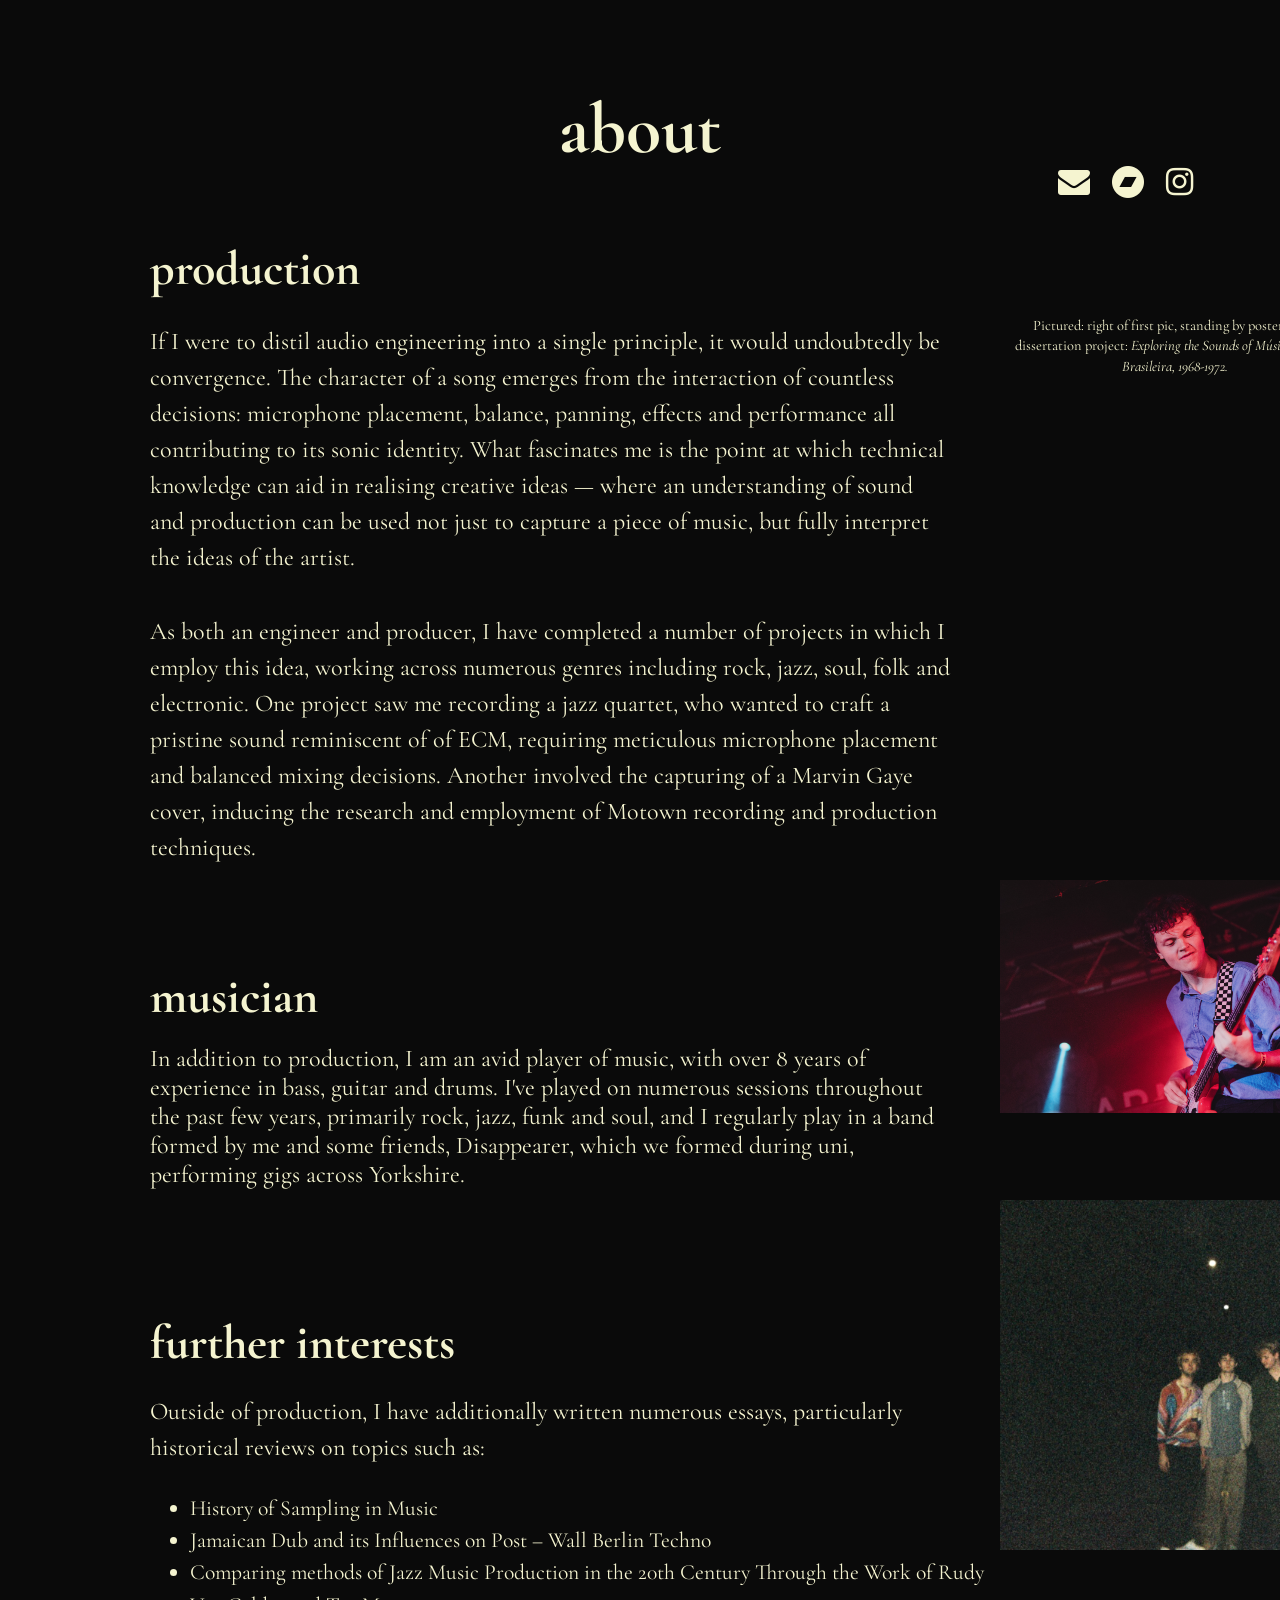
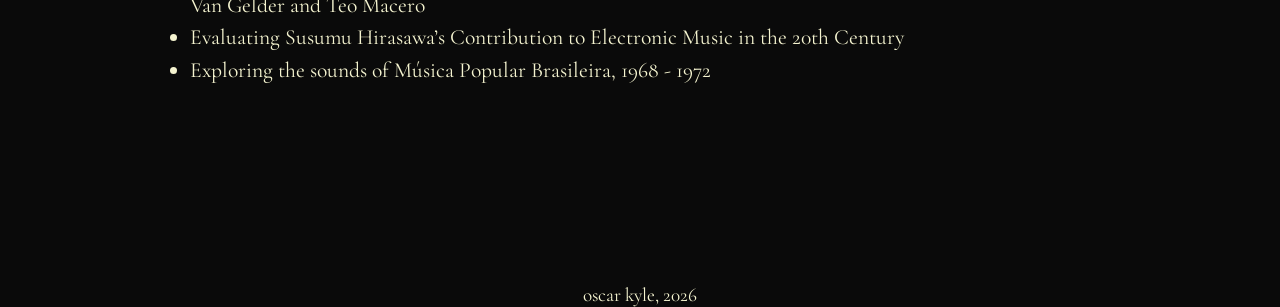
<file: website/index2.html>
<!DOCTYPE html>
<html lang="en">
<head>
<meta name="viewport" content="width=device-width">
  <title>Oscar Kyle</title>
  <link rel="stylesheet" href="https://maxcdn.bootstrapcdn.com/font-awesome/4.7.0/css/font-awesome.min.css" type="text/css" />
  <link rel="stylesheet" type="text/css" href="index2.css">
  <link rel="preconnect" href="https://fonts.googleapis.com">
<link rel="preconnect" href="https://fonts.gstatic.com" crossorigin>
<link href="https://fonts.googleapis.com/css2?family=Cormorant+Garamond:wght@400;500;600;700&display=swap" rel="stylesheet">
</head>

<body>
<section class="hero">
  <h1>about</h1>
  <h2>production</h2>
  <p class="about">
    If I were to distil audio engineering into a single principle, it would undoubtedly be convergence. The character of a song emerges from the interaction of countless decisions: microphone placement, balance, panning, effects and performance all contributing to its sonic identity. What fascinates me is the point at which technical knowledge can aid in realising creative ideas — where an understanding of sound and production can be used not just to capture a piece of music, but fully interpret the ideas of the artist.
  </p>
  <p class= "about2">
    As both an engineer and producer, I have completed a number of projects in which I employ this idea, working across numerous genres including rock, jazz, soul, folk and electronic. One project saw me recording a jazz quartet, who wanted to craft a pristine sound reminiscent of of ECM, requiring meticulous microphone placement and balanced mixing decisions. Another involved the capturing of a Marvin Gaye cover, inducing the research and employment of Motown recording and production techniques. 
   </p>
   
 <header>
    <p>
      <a class="Email" href="mailto:oscarrkyle@gmail.com" target="_blank">
        <i class="fa fa-envelope" aria-hidden="true"></i>
      </a>

      <a class="Bandcamp" href="https://oscarkyle.bandcamp.com" target="_blank">
        <i class="fa fa-bandcamp" aria-hidden="true"></i>
      </a>

      <a class="Insta" href="https://www.instagram.com/oscarkyle_" target="_blank">
        <i class="fa fa-instagram" aria-hidden="true"></i>
      </a>

     <a class="Home" href="file:///Users/oscarkyle/website/index.html"> home </a>
     </a>
    </p>
</section>

<section class="musician-section">
<h3 class="musician">musician</h3>
<p class="musicianinfo">In addition to production, I am an avid player of music, with over 8 years of experience in bass, guitar and drums. I've played on numerous sessions throughout the past few years, primarily rock, jazz, funk and soul, and I regularly play in a band formed by me and some friends, Disappearer, which we formed during uni, performing gigs across Yorkshire.
</p>
<img class="musicianimage" src="assets/images/Fulford10.jpg">
<img class="bandimage" src="assets/images/disappearer.jpg">
<h4 class="furtherinterests">further interests</h4>
<p class= "about3">
 Outside of production, I have additionally written numerous essays, particularly historical reviews on topics such as:
 </p>
 
<ul class= "list">
  <li>History of Sampling in Music</li>
  <li>Jamaican Dub and its Influences on Post – Wall Berlin Techno</li>
  <li>Comparing methods of Jazz Music Production in the 20th Century Through the Work of Rudy Van Gelder and Teo Macero</li>
  <li>Evaluating Susumu Hirasawa’s Contribution to Electronic Music in the 20th Century</li>  
  <li>Exploring the sounds of Música Popular Brasileira, 1968 - 1972</li>
</ul> 
</section>


<div id="instagram-container">

    <blockquote 
        class="instagram-media" 
        data-instgrm-permalink="https://www.instagram.com/p/DaNLasLluZv/"
        data-instgrm-version="14">
    </blockquote>

    <p class="instagram-caption">Pictured: right of first pic, standing by poster of my dissertation project: <i> Exploring the Sounds of Música Popular Brasileira, 1968-1972. </i></p>

</div>

<script async src="https://www.instagram.com/embed.js"></script>  <header>
  </header>
    
  
    <div class="content"> 
        <p class="Bio"></p>
        <p class= "Bio2"></p>
    </div>  
<footer>
oscar kyle, 2026
</footer>
</body>
</html>
</file>
<file: website/index2.css>
body {
    margin: 0;
  text-align: center;
  background-color: rgb(10,10,10);
  color: rgb(245, 244, 208);
  font-family: "Cormorant Garamond", serif;
}

#container {
    width: 60%
    margin: auto;
}

header {
    margin-top: -6%;
    color: white;
}

header p {
    font-size: 200%;
    position: absolute;
    right: 200px;
    text-align: right;
        
}

.Email {
  position: relative;
  left: 30%;  
  color: rgb(245, 244, 208);
}

.Bandcamp {
    position: absolute;
    left: 200%;   
    color: rgb(245, 244, 208);
}

.Insta {
    position: absolute;
    left: 370%;   
    color: rgb(245, 244, 208);
}

.Home {
     position: absolute;
     left: -3600%;
     font-size: 100%;
     color: rgb(245, 244, 208);
}





.Contact {
     position: absolute;
     left: -4210%;
     font-size: 100%;
     color: rgb(245, 244, 208);

}

h1 {
    font-size:450%;
    position: relative;
    top: 25px;
}

h2 {
    text-align:left;
     position: absolute;
    top: 200px;
    left: 150px;
    font-size: 300%;
}

.about {
    text-align:left;
     position: absolute;
     width: 800px;
    top: 300px;
    left: 150px;
    font-size: 150%;
    line-height: 1.5;
}

.about2 {
    text-align:left;
     position: absolute;
     width: 800px;
    top: 590px;
    left: 150px;
    font-size: 150%;
    line-height: 1.5;
}

#instagram-container {
    position: absolute;
    left: 1000px;
    top: 300px;
    width: 500px;
}

.instagram-caption {
    width: 70%;
    font-size: 14.5px;
    line-height: 1.4;
}
@media screen and (max-width:768px){
    #container {
    width: 200%
    font-size: 300%    
}
}

.hero {
    height: 800px; 
}


.content {
    text-align: left;
    color: rgb(245, 244, 208);
    padding: 300px; 
    background-size: 100%;     
}



h3 {
    text-align:left;
     position: absolute;
    top: 720px;
    left: 150px;
    font-size: 400%;

}
.musician {
    text-align: left;
    position: absolute;
    top: 920px;
    left: 150px;
    font-size: 300%;
}

.musicianinfo {
	text-align: left;
    position: absolute;
    top: 1020px;
    left: 150px;
    width: 800px;
    font-size: 150%;

}

.musicianimage {
    position: absolute;
    top: 880px;
    left: 1000px;
    width: 350px;
}
.bandimage {
    position: absolute;
    top: 1200px;
    left: 1000px;
    width: 350px;
}

.furtherinterests {
    text-align:left;
     position: absolute;
    top: 1250px;
    left: 150px;
    font-size: 300%;

}


.about3 {
    text-align:left;
     position: absolute;
     width: 800px;
    top: 1370px;
    left: 150px;
    font-size: 150%;
    line-height: 1.5;
}

.list {
    text-align:left;
     position: absolute;
     width: 800px;
    top: 1470px;
    left: 150px;
    font-size: 135%;
    line-height: 1.5;
}


.Bio {
    text-align:left;
     position: absolute;
     width: 800px;
    top: 860px;
    left: 150px;
    font-size: 150%;
    line-height: 1.5;

}

.Bio2 {
    text-align:left;
     position: absolute;
     width: 800px;
    top: 950px;
    left: 150px;
    font-size: 150%;
     line-height: 1.5;
}


.portofolio {
   text-align: left;
    color: rgb(245, 244, 208);
    padding: 350px; 
    background-size: 80%;    
}

h4 {
    text-align:right;
     position: absolute;
    top: 1100px;
    right: 150px;
    font-size: 400%;
}

        
   footer {
    margin-top: 500px;
    font-size: 120%;
}
</file>
